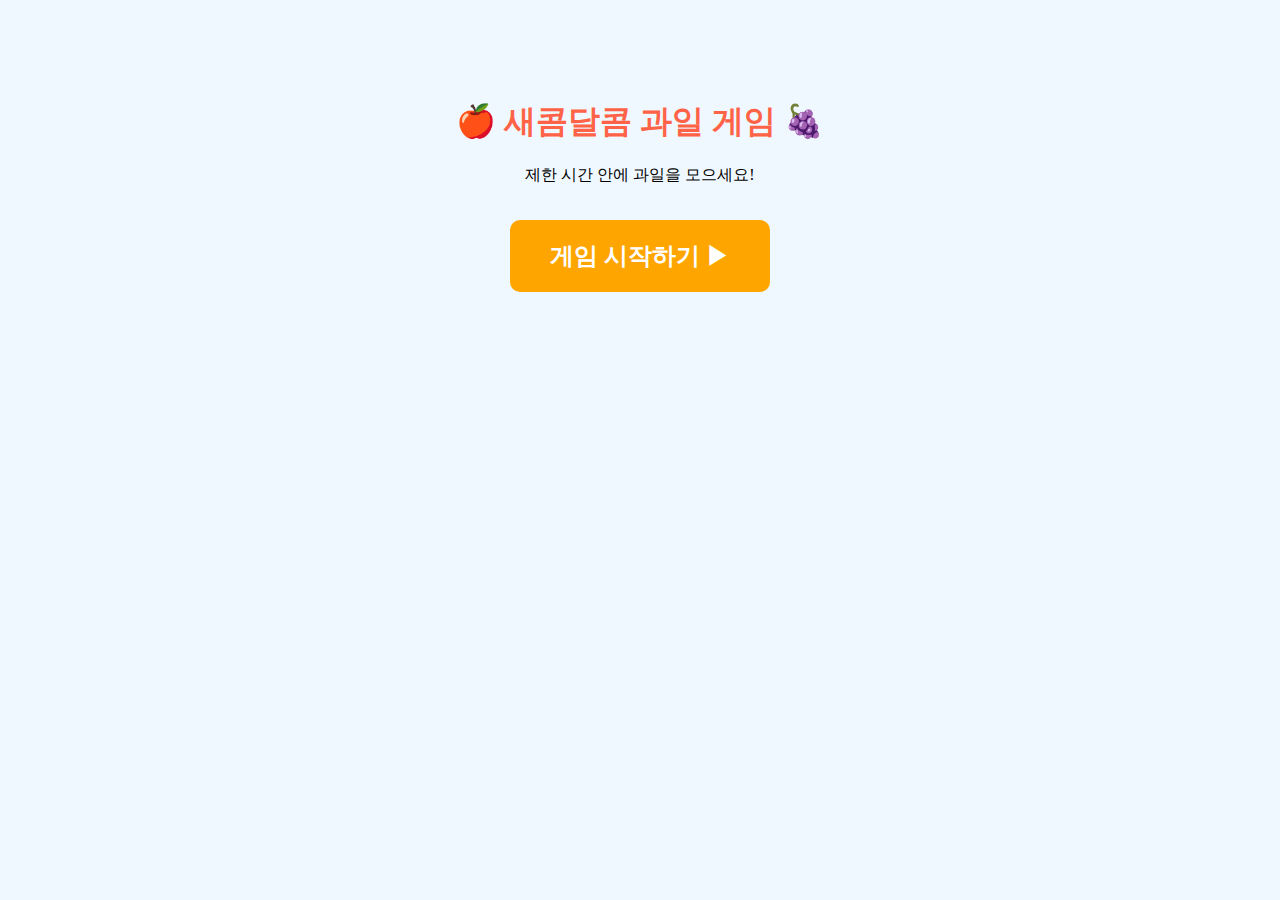
<file: Fruitgame/index.html>
<!DOCTYPE html>
<html lang="ko">
<head>
    <meta charset="UTF-8">
    <meta name="viewport" content="width=device-width, initial-scale=1.0">
    <title>과일 게임 프로젝트</title>
    <style>
        body {
            text-align: center; /* 글자 가운데 정렬 */
            background-color: #f0f8ff; /* 연한 하늘색 배경 */
            margin-top: 100px;
        }
        h1 {
            color: #ff6347; /* 제목 색상 */
        }
        .start-btn {
            display: inline-block;
            padding: 20px 40px;
            background-color: orange;
            color: white;
            text-decoration: none; /* 밑줄 제거 */
            font-size: 24px;
            border-radius: 10px; /* 모서리 둥글게 */
            font-weight: bold;
        }
        .start-btn:hover {
            background-color: darkorange; /* 마우스 올리면 색 진하게 */
        }
    </style>
</head>
<body>

    <h1>🍎 새콤달콤 과일 게임 🍇</h1>
    <p>제한 시간 안에 과일을 모으세요!</p>
    <br>
    
    <a href="Fruitgame.html" class="start-btn">게임 시작하기 ▶</a>

</body>
</html>
</file>
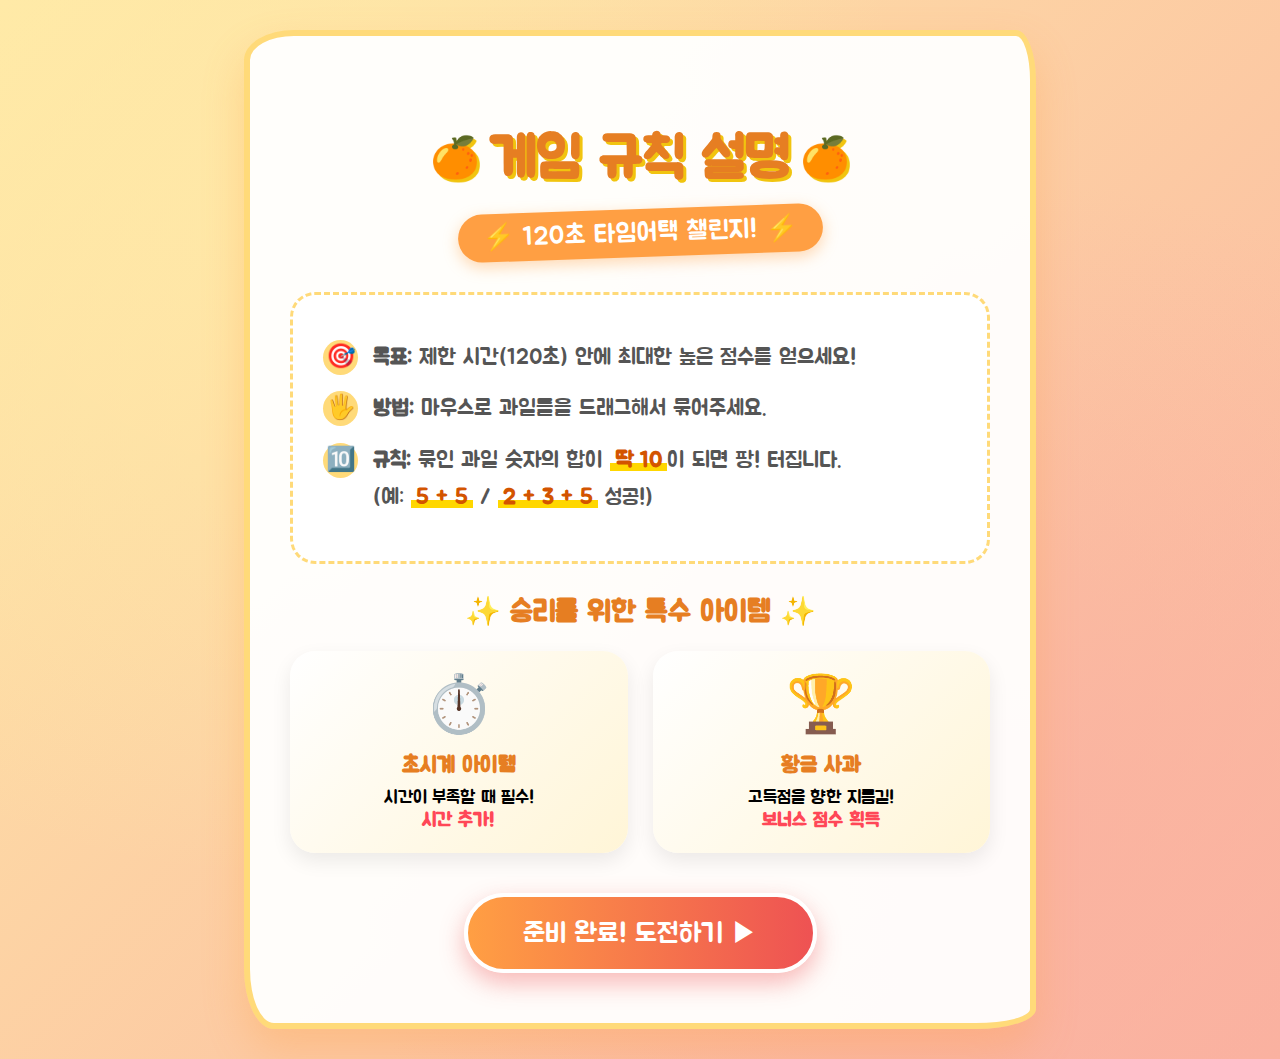
<file: about.html>
<!DOCTYPE html>
<html lang="ko">
<head>
    <meta charset="UTF-8">
    <meta name="viewport" content="width=device-width, initial-scale=1.0">
    <title>게임 방법 설명</title>
    
    <link rel="preconnect" href="https://fonts.googleapis.com">
    <link rel="preconnect" href="https://fonts.gstatic.com" crossorigin>
    <link href="https://fonts.googleapis.com/css2?family=Jua&display=swap" rel="stylesheet">

    <style>
        /* 1. 상큼 터지는 배경 설정 */
        body {
            margin: 0;
            padding: 0;
            min-height: 100vh; /* 내용이 많아도 잘리지 않게 */
            /* 오렌지&옐로우 그라데이션 + 은은한 과일 패턴 */
            background: 
                radial-gradient(circle at 20% 20%, rgba(255, 234, 167, 0.8) 0%, rgba(255, 234, 167, 0) 50%),
                radial-gradient(circle at 80% 80%, rgba(250, 177, 160, 0.8) 0%, rgba(250, 177, 160, 0) 50%),
                linear-gradient(135deg, #ffeaa7 0%, #fab1a0 100%);
            font-family: 'Jua', sans-serif;
            display: flex;
            justify-content: center;
            align-items: center;
            padding: 30px; /* 모바일에서 여백 확보 */
            box-sizing: border-box;
        }

        /* 2. 유니크한 모양의 설명 상자 */
        .guide-box {
            background-color: rgba(255, 255, 255, 0.95);
            width: 90%;
            max-width: 700px;
            padding: 50px 40px;
            /* 물결치는 듯한 둥근 테두리 */
            border-radius: 50px 20px 60px 30px / 30px 50px 20px 60px;
            box-shadow: 0 20px 40px rgba(255, 159, 67, 0.3);
            text-align: center;
            position: relative;
            border: 6px solid #ffda79; /* 상큼한 노란 테두리 */
            /* 통통 튀어나오는 애니메이션 */
            animation: bounceIn 0.8s cubic-bezier(0.68, -0.55, 0.265, 1.55);
        }

        /* 3. 제목 디자인 */
        h1 {
            color: #e67e22;
            font-size: 3.5rem;
            margin-bottom: 15px;
            text-shadow: 3px 3px 0px #f1c40f;
            display: inline-block;
            position: relative;
        }
        /* 제목 양옆 장식 (가상 요소) */
        h1::before, h1::after {
            content: '🍊';
            font-size: 2.5rem;
            position: absolute;
            top: 50%;
            transform: translateY(-50%);
        }
        h1::before { left: -60px; }
        h1::after { right: -60px; }

        /* 4. 부제목 (타임어택 강조) */
        .subtitle {
            font-size: 1.6rem;
            color: #fff;
            background: #ff9f43;
            display: inline-block;
            padding: 8px 25px;
            border-radius: 30px;
            margin-bottom: 35px;
            box-shadow: 0 5px 15px rgba(255, 159, 67, 0.4);
            transform: rotate(-2deg); /* 살짝 기울여서 재미 더하기 */
        }

        /* 5. 규칙 설명 영역 */
        .rule-section {
            text-align: left;
            background: #fff;
            padding: 30px;
            border-radius: 25px;
            border: 3px dashed #ffda79; /* 점선 테두리 */
            margin-bottom: 30px;
        }

        .rule-item {
            font-size: 1.35rem;
            color: #555;
            margin: 15px 0;
            line-height: 1.7;
            display: flex;
            align-items: flex-start;
        }
        /* 번호 대신 귀여운 아이콘 사용 */
        .rule-icon {
            font-size: 1.5rem;
            margin-right: 15px;
            background: #ffda79;
            width: 35px;
            height: 35px;
            display: flex;
            justify-content: center;
            align-items: center;
            border-radius: 50%;
            flex-shrink: 0;
            color: #e67e22;
        }

        /* 강조 효과 (형광펜 밑줄 느낌) */
        .highlight {
            color: #d35400;
            font-weight: bold;
            background: linear-gradient(to top, #ffd700 40%, transparent 40%);
            padding: 0 5px;
        }

        /* 6. 아이템 설명 영역 */
        h3 { color: #e67e22; font-size: 1.8rem; margin-bottom: 20px; }
        
        .item-info {
            display: flex;
            justify-content: center;
            gap: 25px;
        }
        .item {
            background: linear-gradient(135deg, #fff 0%, #fff5d7 100%);
            padding: 20px;
            border-radius: 25px;
            border: none;
            font-size: 1.1rem;
            flex: 1;
            box-shadow: 0 8px 20px rgba(0,0,0,0.08);
            transition: transform 0.3s;
        }
        .item:hover { transform: translateY(-10px); } /* 마우스 올리면 둥실 떠오름 */

        .item-icon { font-size: 3.5rem; margin-bottom: 10px; display: block; }
        .item strong { display: block; font-size: 1.4rem; margin-bottom: 8px; color: #e67e22; }
        .item-desc { color: #ff4757; font-weight: bold; font-size: 1.2rem; }

        /* 7. 돌아가기 버튼 */
        .back-btn {
            display: inline-block;
            margin-top: 40px;
            padding: 18px 55px;
            background: linear-gradient(to right, #ff9f43, #ee5253);
            color: white;
            text-decoration: none;
            font-size: 1.7rem;
            border-radius: 60px;
            box-shadow: 0 10px 25px rgba(238, 82, 83, 0.4);
            transition: all 0.3s;
            border: 4px solid #fff;
        }
        .back-btn:hover {
            transform: scale(1.05);
            box-shadow: 0 15px 30px rgba(238, 82, 83, 0.6);
        }

        /* 통통 튀는 애니메이션 정의 */
        @keyframes bounceIn {
            0% { transform: scale(0.3); opacity: 0; }
            50% { transform: scale(1.05); opacity: 1; }
            70% { transform: scale(0.9); }
            100% { transform: scale(1); }
        }
    </style>
</head>
<body>

    <div class="guide-box">
        <h1>게임 규칙 설명</h1>
        <br>
        <div class="subtitle">⚡ 120초 타임어택 챌린지! ⚡</div>
        
        <div class="rule-section">
            <div class="rule-item">
                <div class="rule-icon">🎯</div>
                <div>
                    <strong>목표:</strong> 제한 시간(120초) 안에 최대한 높은 점수를 얻으세요!
                </div>
            </div>
            <div class="rule-item">
                <div class="rule-icon">🖐️</div>
                <div>
                    <strong>방법:</strong> 마우스로 과일들을 드래그해서 묶어주세요.
                </div>
            </div>
            <div class="rule-item">
                <div class="rule-icon">🔟</div>
                <div>
                    <strong>규칙:</strong> 묶인 과일 숫자의 합이 <span class="highlight">딱 10</span>이 되면 팡! 터집니다.<br>
                    (예: <span class="highlight">5 + 5</span> / <span class="highlight">2 + 3 + 5</span> 성공!)
                </div>
            </div>
        </div>

        <h3>✨ 승리를 위한 특수 아이템 ✨</h3>
        <div class="item-info">
            <div class="item">
                <span class="item-icon">⏱️</span>
                <strong>초시계 아이템</strong>
                시간이 부족할 때 필수!<br>
                <span class="item-desc">시간 추가!</span>
            </div>
            <div class="item">
                <span class="item-icon">🏆</span>
                <strong>황금 사과</strong>
                고득점을 향한 지름길!<br>
                <span class="item-desc">보너스 점수 획득</span>
            </div>
        </div>

        <a href="index.html" class="back-btn">준비 완료! 도전하기 ▶</a>
    </div>

</body>
</html>
</file>
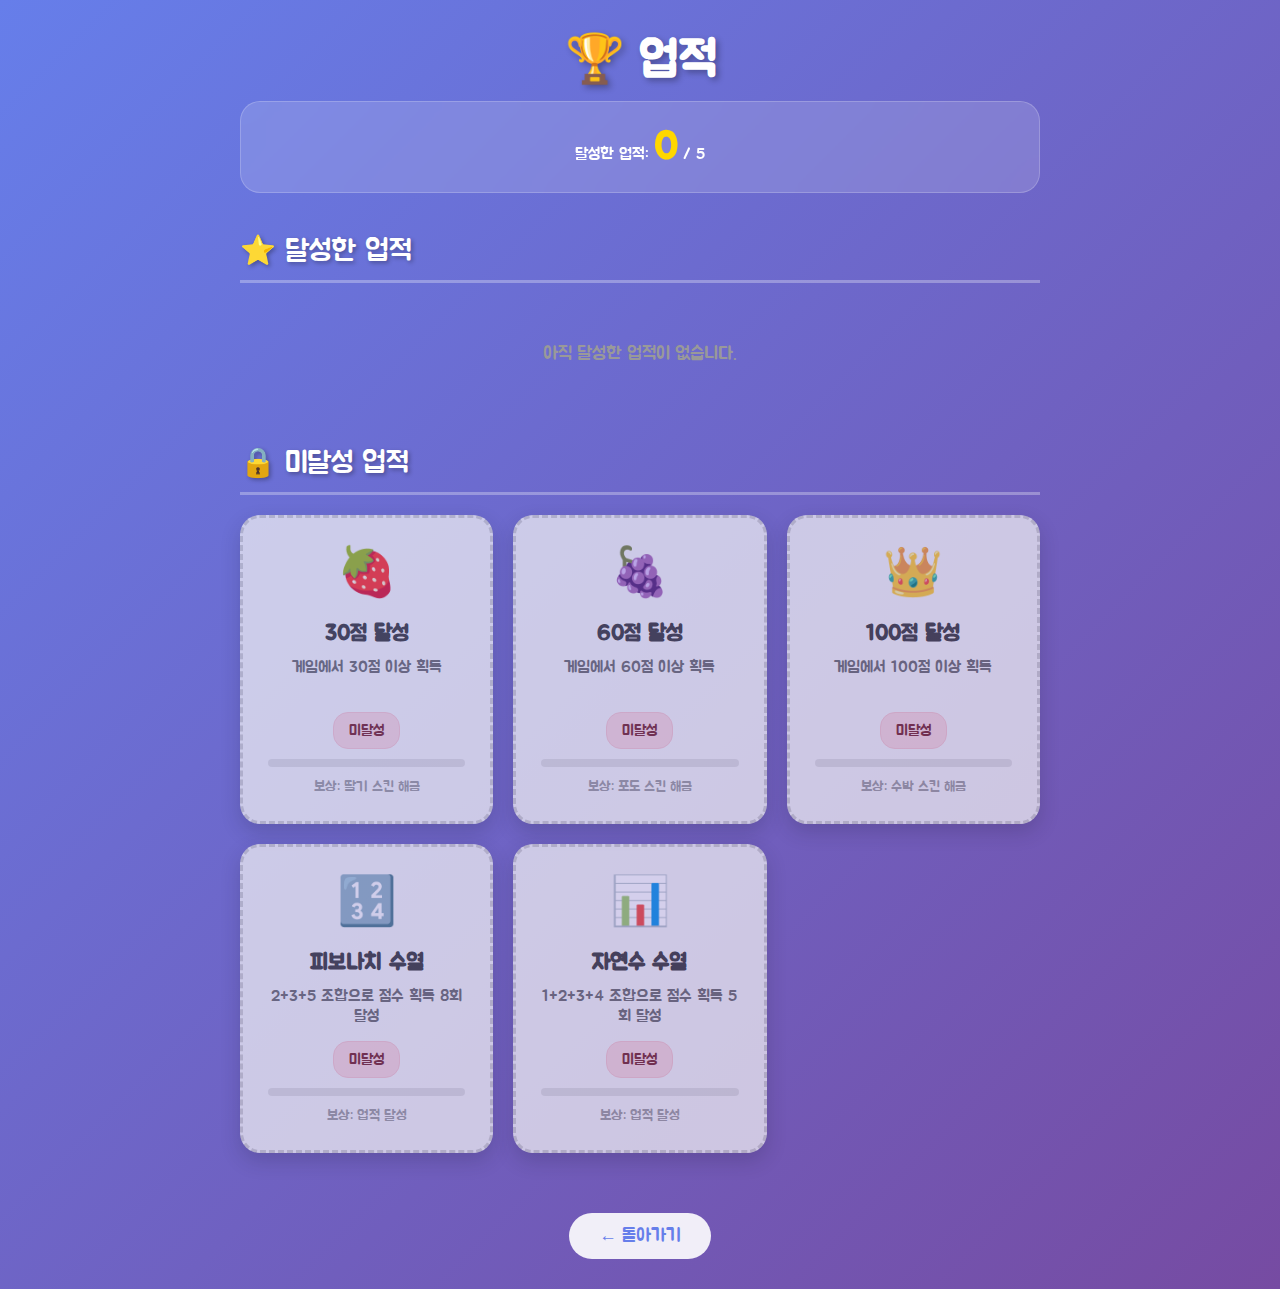
<file: achievements.html>
<!DOCTYPE html>
<html lang="ko">
<head>
    <meta charset="UTF-8">
    <meta name="viewport" content="width=device-width, initial-scale=1.0">
    <title>업적</title>
    
    <link rel="preconnect" href="https://fonts.googleapis.com">
    <link rel="preconnect" href="https://fonts.gstatic.com" crossorigin>
    <link href="https://fonts.googleapis.com/css2?family=Jua&display=swap" rel="stylesheet">

    <style>
        * {
            margin: 0;
            padding: 0;
            box-sizing: border-box;
        }

        body {
            font-family: 'Jua', sans-serif;
            background: linear-gradient(135deg, #667eea 0%, #764ba2 100%);
            min-height: 100vh;
            padding: 30px 20px;
        }

        .container {
            max-width: 800px;
            margin: 0 auto;
        }

        .header {
            text-align: center;
            margin-bottom: 40px;
            color: white;
        }

        .header h1 {
            font-size: 3rem;
            margin-bottom: 10px;
            text-shadow: 3px 3px 6px rgba(0,0,0,0.3);
        }

        .back-btn {
            display: inline-block;
            margin-top: 20px;
            padding: 12px 30px;
            background: rgba(255,255,255,0.9);
            color: #667eea;
            border: none;
            border-radius: 25px;
            font-size: 1.1rem;
            font-family: 'Jua', sans-serif;
            cursor: pointer;
            transition: all 0.3s;
            text-decoration: none;
        }

        .back-btn:hover {
            background: white;
            transform: scale(1.05);
        }

        /* 섹션 스타일 */
        .achievement-section {
            margin-bottom: 40px;
        }

        .section-title {
            font-size: 1.8rem;
            color: white;
            margin-bottom: 20px;
            text-shadow: 2px 2px 4px rgba(0,0,0,0.3);
            border-bottom: 3px solid rgba(255,255,255,0.3);
            padding-bottom: 10px;
        }

        .achievement-grid {
            display: grid;
            grid-template-columns: repeat(auto-fit, minmax(250px, 1fr));
            gap: 20px;
        }

        /* 업적 카드 */
        .achievement-card {
            background: white;
            border-radius: 20px;
            padding: 25px;
            text-align: center;
            box-shadow: 0 8px 20px rgba(0,0,0,0.2);
            transition: all 0.3s;
            position: relative;
            overflow: hidden;
        }

        .achievement-card:hover {
            transform: translateY(-8px);
            box-shadow: 0 12px 30px rgba(0,0,0,0.3);
        }

        /* 해금된 업적 */
        .achievement-card.unlocked {
            border: 3px solid #ffd700;
            background: linear-gradient(135deg, #fff9e6 0%, #fffef0 100%);
        }

        .achievement-card.unlocked::before {
            content: '✓';
            position: absolute;
            top: 10px;
            right: 15px;
            font-size: 2rem;
            color: #ffd700;
        }

        /* 미해금 업적 */
        .achievement-card.locked {
            opacity: 0.7;
            border: 3px dashed #ccc;
            background: #f5f5f5;
        }

        .achievement-icon {
            font-size: 3rem;
            margin-bottom: 15px;
        }

        .achievement-name {
            font-size: 1.4rem;
            color: #333;
            margin-bottom: 10px;
            font-weight: bold;
        }

        .achievement-description {
            font-size: 1rem;
            color: #666;
            margin-bottom: 15px;
            min-height: 40px;
        }

        .achievement-status {
            font-size: 0.95rem;
            padding: 8px 15px;
            border-radius: 15px;
            display: inline-block;
        }

        .achievement-status.unlocked {
            background: #d4edda;
            color: #155724;
            border: 1px solid #c3e6cb;
        }

        .achievement-status.locked {
            background: #f8d7da;
            color: #721c24;
            border: 1px solid #f5c6cb;
        }

        .progress-bar {
            width: 100%;
            height: 8px;
            background: #ddd;
            border-radius: 4px;
            margin-top: 10px;
            overflow: hidden;
        }

        .progress-fill {
            height: 100%;
            background: linear-gradient(90deg, #667eea 0%, #764ba2 100%);
            transition: width 0.3s;
        }

        .empty-message {
            text-align: center;
            color: #999;
            font-size: 1.1rem;
            padding: 40px 20px;
        }

        .stats {
            background: rgba(255,255,255,0.15);
            backdrop-filter: blur(10px);
            color: white;
            padding: 20px;
            border-radius: 20px;
            text-align: center;
            margin-bottom: 30px;
            border: 1px solid rgba(255,255,255,0.2);
        }

        .stats-number {
            font-size: 2.5rem;
            font-weight: bold;
            color: #ffd700;
        }
    </style>
</head>
<body>

<div class="container">
    <div class="header">
        <h1>🏆 업적</h1>
        <div class="stats">
            <div>달성한 업적: <span class="stats-number" id="unlocked-count">0</span> / <span id="total-count">0</span></div>
        </div>
    </div>

    <!-- 달성한 업적 섹션 -->
    <div class="achievement-section">
        <div class="section-title">⭐ 달성한 업적</div>
        <div id="unlocked-achievements" class="achievement-grid">
            <!-- JavaScript로 동적 생성 -->
        </div>
        <div id="no-unlocked" class="empty-message">아직 달성한 업적이 없습니다.</div>
    </div>

    <!-- 미달성 업적 섹션 -->
    <div class="achievement-section">
        <div class="section-title">🔒 미달성 업적</div>
        <div id="locked-achievements" class="achievement-grid">
            <!-- JavaScript로 동적 생성 -->
        </div>
        <div id="no-locked" class="empty-message">모든 업적을 달성했습니다!</div>
    </div>

    <div style="text-align: center;">
        <a href="index.html" class="back-btn">← 돌아가기</a>
    </div>
</div>

<script>
    // 업적 데이터
    const achievementData = {
        score30: {
            name: "30점 달성",
            icon: "🍓",
            description: "게임에서 30점 이상 획득",
            reward: "딸기 스킨 해금"
        },
        score60: {
            name: "60점 달성",
            icon: "🍇",
            description: "게임에서 60점 이상 획득",
            reward: "포도 스킨 해금"
        },
        score100: {
            name: "100점 달성",
            icon: "👑",
            description: "게임에서 100점 이상 획득",
            reward: "수박 스킨 해금"
        },
        fibonacci: {
            name: "피보나치 수열",
            icon: "🔢",
            description: "2+3+5 조합으로 점수 획득 8회 달성",
            reward: "업적 달성"
        },
        sequence: {
            name: "자연수 수열",
            icon: "📊",
            description: "1+2+3+4 조합으로 점수 획득 5회 달성",
            reward: "업적 달성"
        }
    };

    // localStorage에서 업적 데이터 가져오기
    function isAchievementUnlocked(key) {
        return localStorage.getItem("achv_" + key) === "true";
    }

    // 현재 점수
    const highScore = parseInt(localStorage.getItem("highScore")) || 0;

    // 업적 카드 생성
    function createAchievementCard(key, data) {
        const isUnlocked = isAchievementUnlocked(key);
        const progress = getProgress(key);
        
        const card = document.createElement("div");
        card.className = `achievement-card ${isUnlocked ? "unlocked" : "locked"}`;
        
        card.innerHTML = `
            <div class="achievement-icon">${data.icon}</div>
            <div class="achievement-name">${data.name}</div>
            <div class="achievement-description">${data.description}</div>
            <div class="achievement-status ${isUnlocked ? "unlocked" : "locked"}">
                ${isUnlocked ? "✓ 달성완료" : "미달성"}
            </div>
            ${!isUnlocked ? `<div class="progress-bar"><div class="progress-fill" style="width: ${progress}%"></div></div>` : ""}
            <div style="color: #999; font-size: 0.9rem; margin-top: 10px;">보상: ${data.reward}</div>
        `;
        
        return card;
    }

    // 진행도 계산
    function getProgress(key) {
        const scoreThresholds = {
            score30: 30,
            score60: 60,
            score100: 100
        };
        
        // 점수 기반 업적
        if (scoreThresholds[key]) {
            const threshold = scoreThresholds[key];
            return Math.min((highScore / threshold) * 100, 100);
        }
        
        // 조합 기반 업적
        if (key === "fibonacci") {
            const fibCount = parseInt(localStorage.getItem("achv_fib_count")) || 0;
            return Math.min((fibCount / 8) * 100, 100);
        }
        if (key === "sequence") {
            const seqCount = parseInt(localStorage.getItem("achv_seq_count")) || 0;
            return Math.min((seqCount / 5) * 100, 100);
        }
        
        return 0;
    }

    // 페이지 초기화
    function initAchievements() {
        const unlockedContainer = document.getElementById("unlocked-achievements");
        const lockedContainer = document.getElementById("locked-achievements");
        
        let unlockedCount = 0;
        let totalCount = Object.keys(achievementData).length;
        
        // 달성한 업적과 미달성 업적으로 분류
        Object.entries(achievementData).forEach(([key, data]) => {
            const isUnlocked = isAchievementUnlocked(key);
            const card = createAchievementCard(key, data);
            
            if (isUnlocked) {
                unlockedContainer.appendChild(card);
                unlockedCount++;
            } else {
                lockedContainer.appendChild(card);
            }
        });

        // 통계 업데이트
        document.getElementById("unlocked-count").textContent = unlockedCount;
        document.getElementById("total-count").textContent = totalCount;

        // 빈 메시지 토글
        document.getElementById("no-unlocked").style.display = unlockedCount === 0 ? "block" : "none";
        document.getElementById("no-locked").style.display = unlockedCount === totalCount ? "block" : "none";
    }

    // 페이지 로드 시 초기화
    initAchievements();
</script>

</body>
</html>
</file>
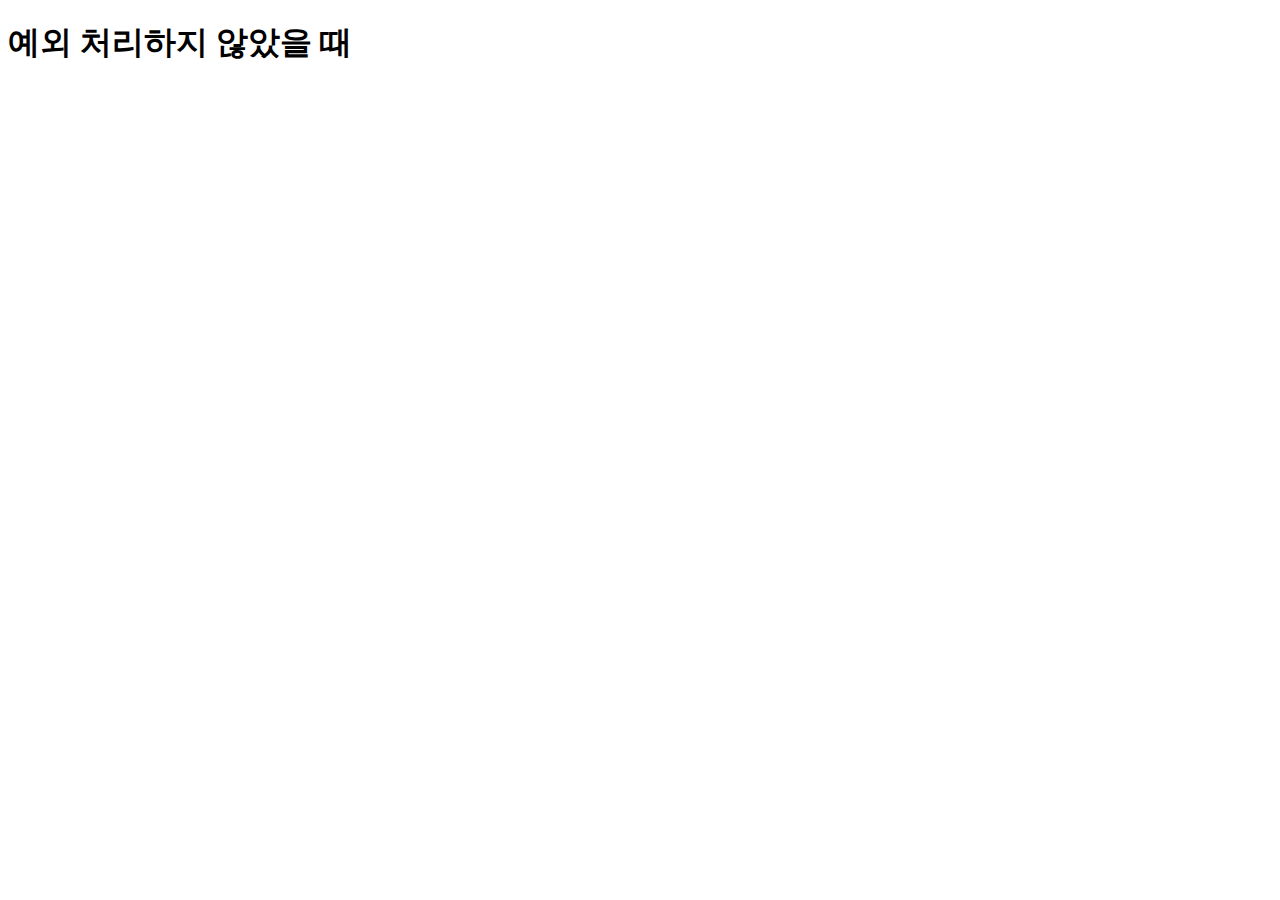
<file: 12/error-1.html>
<!DOCTYPE html>
<html lang="ko">
<head>
  <meta charset="UTF-8">
  <meta http-equiv="X-UA-Compatible" content="IE=edge">
  <meta name="viewport" content="width=device-width, initial-scale=1.0">
  <title>예외 처리</title>
</head>
<body>
  <h1>예외 처리하지 않았을 때</h1>

  <script>
    console.log("시작");
    add();
    console.log("실행 중...");
    console.log("끝");
  </script>
</body>
</html>
</file>
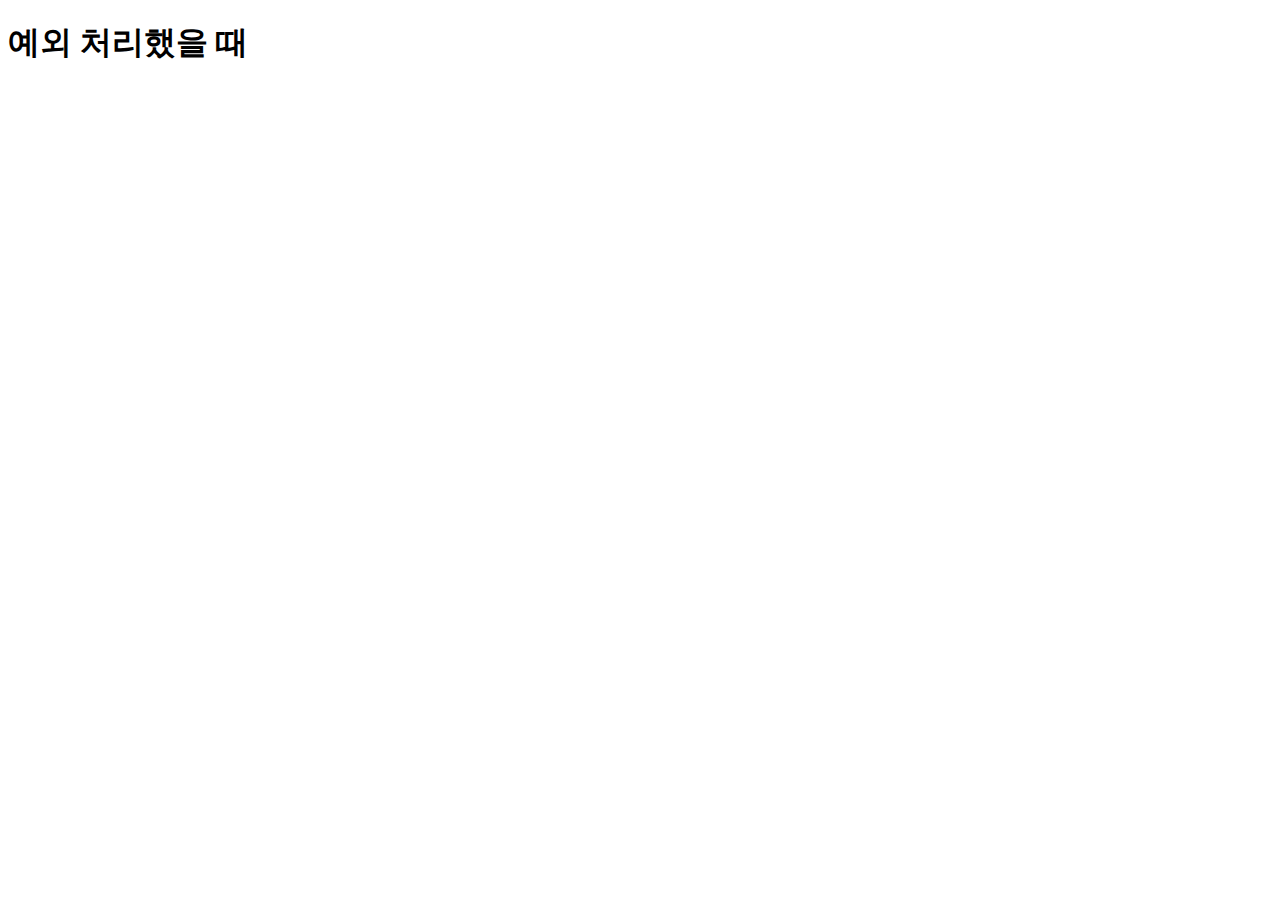
<file: 12/error-2.html>
<!DOCTYPE html>
<html lang="ko">
<head>
  <meta charset="UTF-8">
  <meta http-equiv="X-UA-Compatible" content="IE=edge">
  <meta name="viewport" content="width=device-width, initial-scale=1.0">
  <title>예외 처리</title>
</head>
<body>
  <h1>예외 처리했을 때</h1>

  <script>
    try {
      console.log("시작");
      add;
      console.log("실행 중..."); 
    } catch(err) {
      console.log(`오류 발생 : ${err}`);
    } finally {
      console.log("끝");
    }    
  </script>
</body>
</html>
</file>
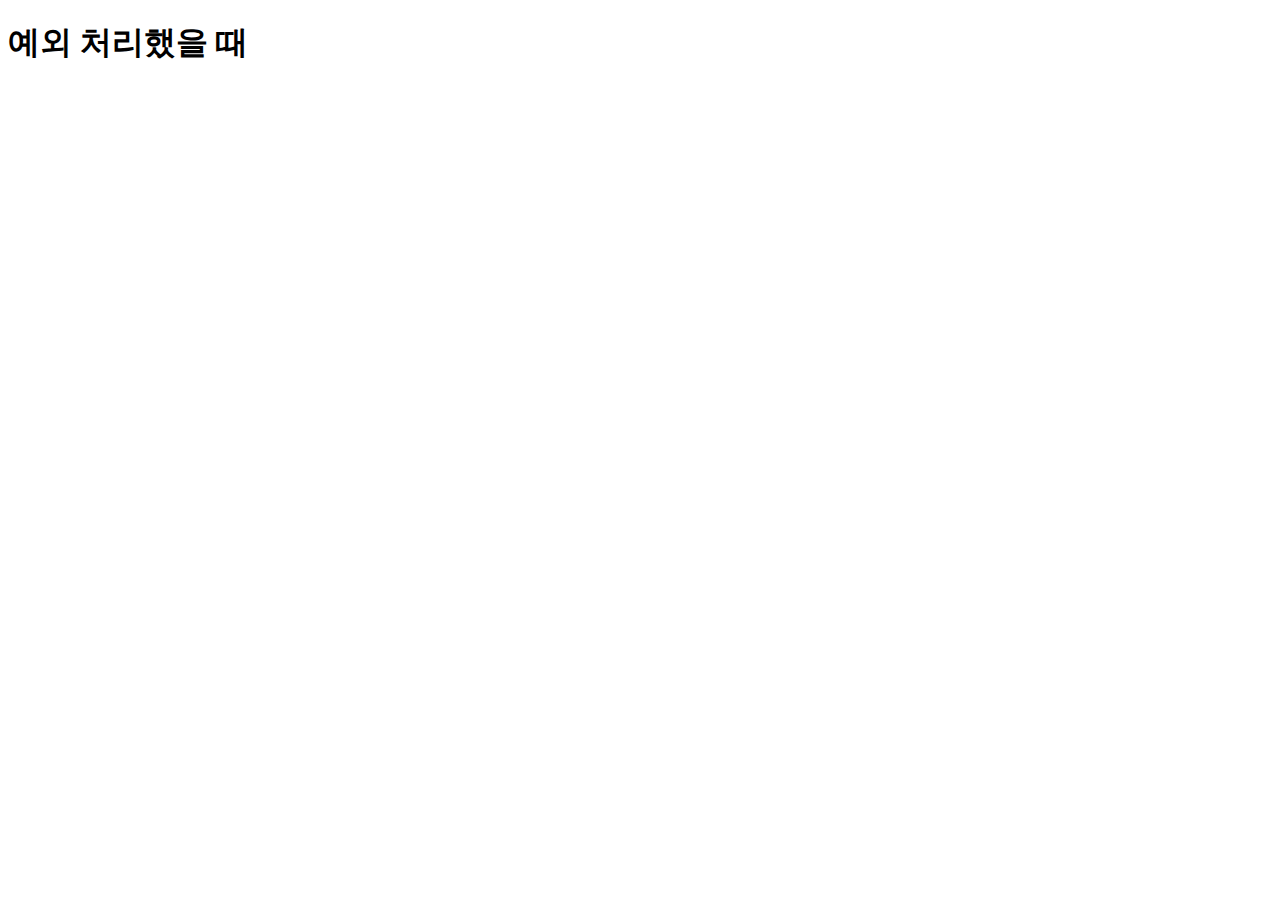
<file: 12/error-3.html>
<!DOCTYPE html>
<html lang="ko">
<head>
  <meta charset="UTF-8">
  <meta http-equiv="X-UA-Compatible" content="IE=edge">
  <meta name="viewport" content="width=device-width, initial-scale=1.0">
  <title>예외 처리</title>
</head>
<body>
  <h1>예외 처리했을 때</h1>

  <script>
    try {
      console.log("시작");
      add;
      console.log("실행 중..."); 
    } catch(err) {
      console.error(`오류 발생 : ${err}`);
    } finally {
      console.log("끝");
    }    
  </script>
</body>
</html>
</file>
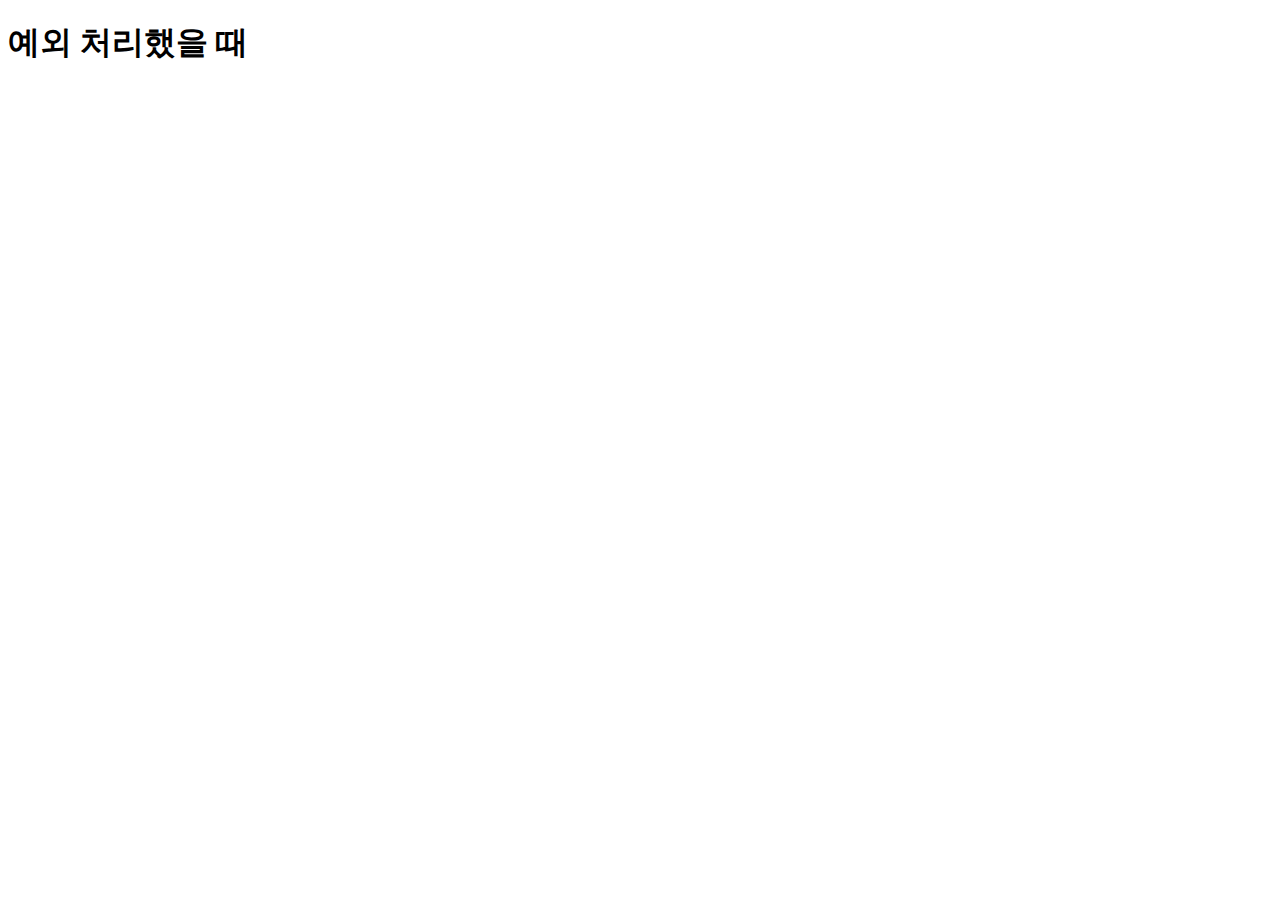
<file: 12/error-4.html>
<!DOCTYPE html>
<html lang="ko">
<head>
  <meta charset="UTF-8">
  <meta http-equiv="X-UA-Compatible" content="IE=edge">
  <meta name="viewport" content="width=device-width, initial-scale=1.0">
  <title>예외 처리</title>
</head>
<body>
  <h1>예외 처리했을 때</h1>

  <script>
    try {
      console.log("시작");
      add;
      console.log("실행 중..."); 
    } catch(err) {
      console.error(`오류 발생 : ${err}`);
      console.error(`오류 발생 : ${err.name}`);
      console.error(`오류 발생 : ${err.message}`);
    } finally {        
      console.log("끝");
    }
  </script>
</body>
</html>
</file>
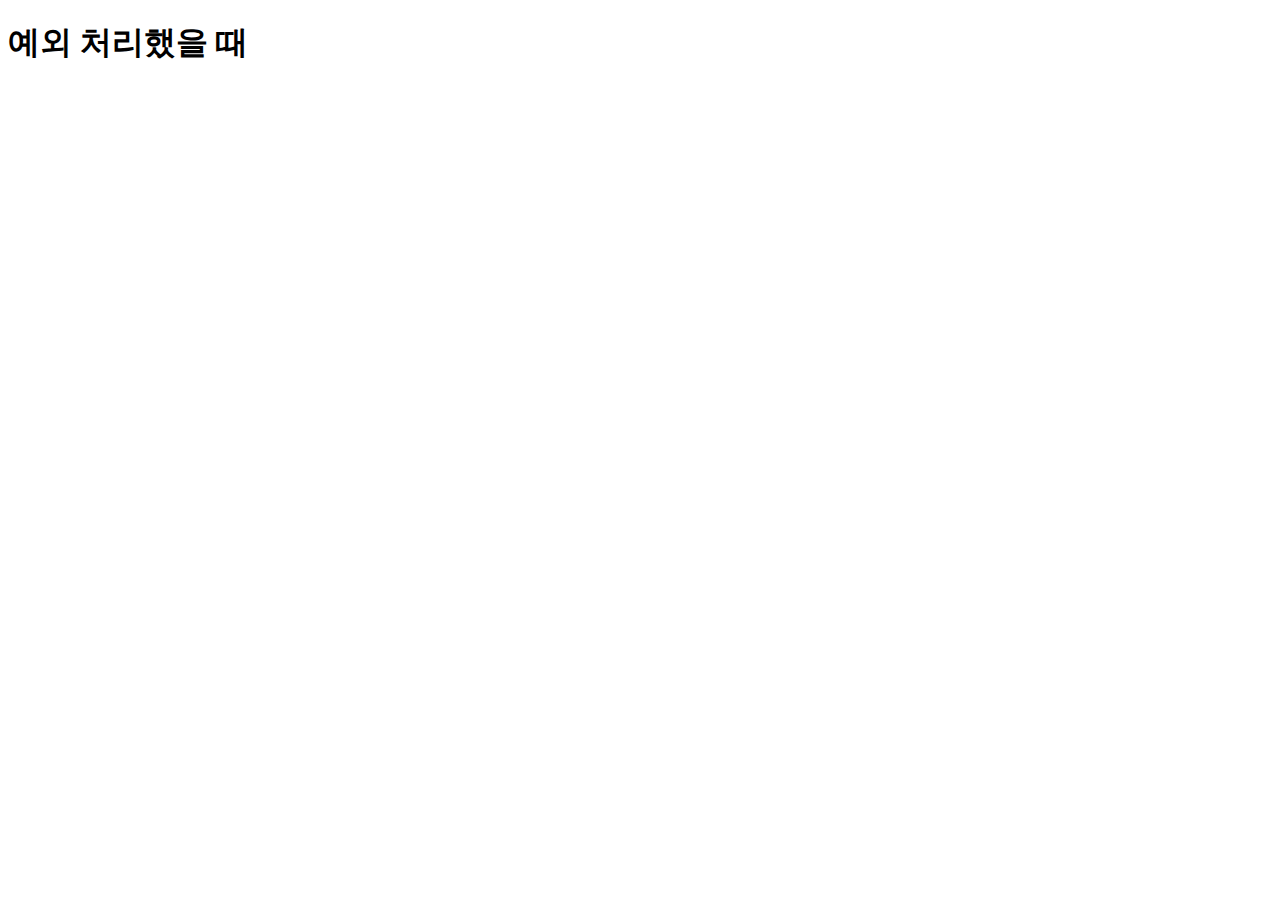
<file: 12/error-5.html>
<!DOCTYPE html>
<html lang="ko">
<head>
  <meta charset="UTF-8">
  <meta http-equiv="X-UA-Compatible" content="IE=edge">
  <meta name="viewport" content="width=device-width, initial-scale=1.0">
  <title>예외 처리</title>
</head>
<body>
  <h1>예외 처리했을 때</h1>

  <script>
    let json = '{"grade": 3, "age": 25}';
  
    try {
      let user = JSON.parse(json);
      if (!user.name) {
        throw "사용자 이름이 없습니다.";
      }
    } catch (err) {
      console.error(err);
    }
  </script>
</body>
</html>
</file>
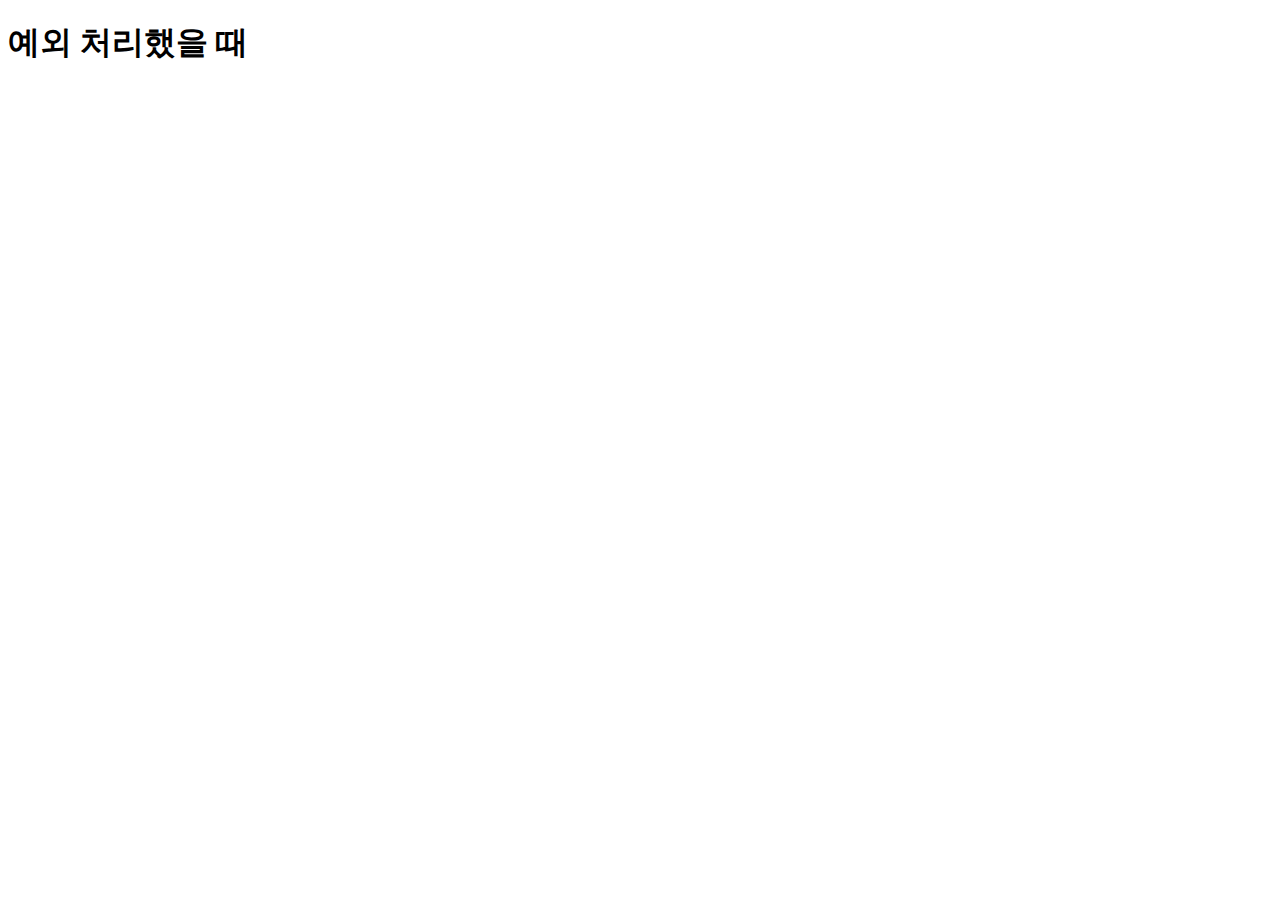
<file: 12/error-6.html>
<!DOCTYPE html>
<html lang="ko">
<head>
  <meta charset="UTF-8">
  <meta http-equiv="X-UA-Compatible" content="IE=edge">
  <meta name="viewport" content="width=device-width, initial-scale=1.0">
  <title>예외 처리</title>
</head>
<body>
  <h1>예외 처리했을 때</h1>

  <script>
    let json = '{"grade": 3, "age": 25}';
  
    try {
      let user = JSON.parse(json);
      if (!user.name) {
        // throw "사용자 이름이 없습니다.";
        throw new Error("사용자 이름이 없습니다.");
      }
    } catch (err) {
      console.error(err);
    }
  </script>
</body>
</html>
</file>
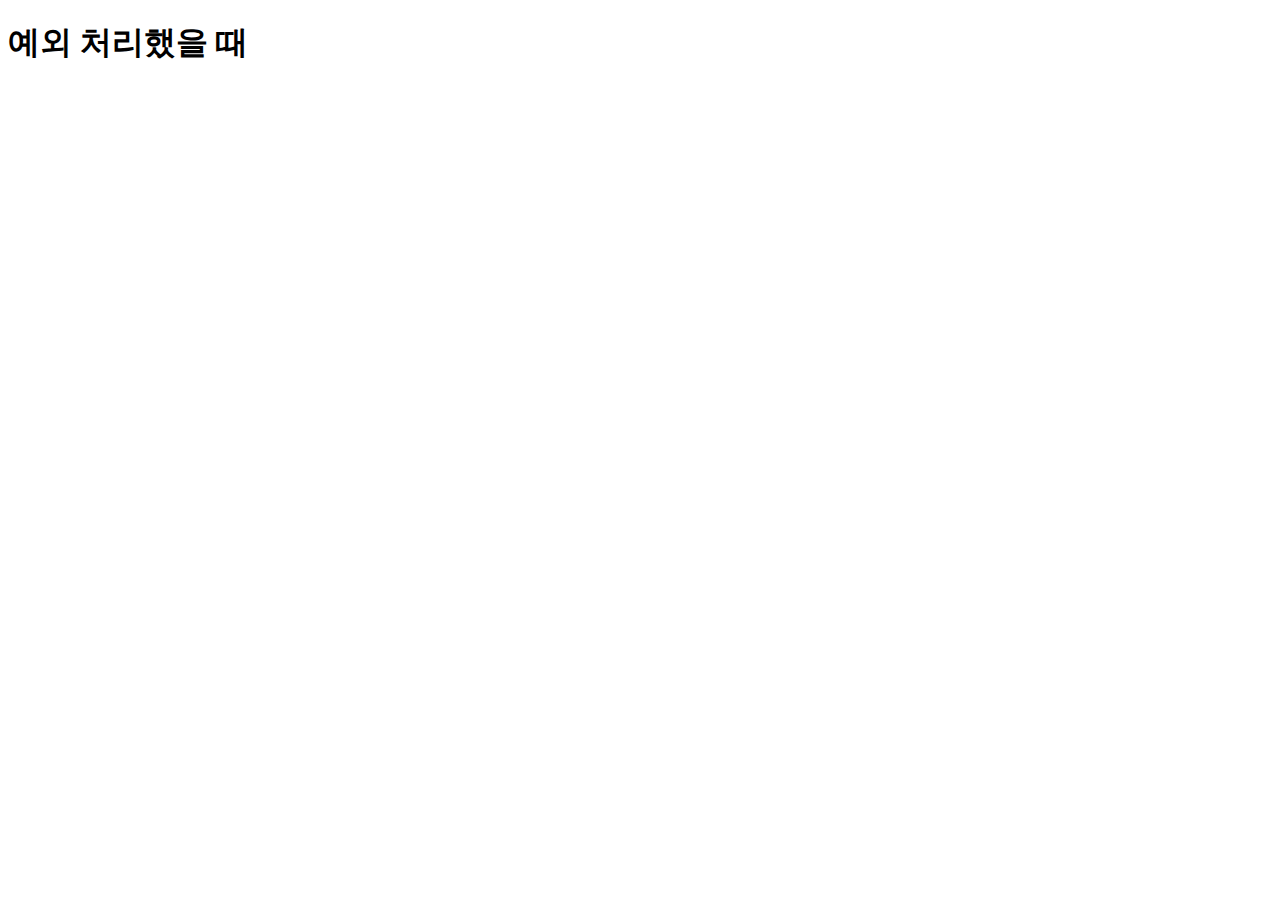
<file: 12/error-7.html>
<!DOCTYPE html>
<html lang="ko">
<head>
  <meta charset="UTF-8">
  <meta http-equiv="X-UA-Compatible" content="IE=edge">
  <meta name="viewport" content="width=device-width, initial-scale=1.0">
  <title>예외 처리</title>
</head>
<body>
  <h1>예외 처리했을 때</h1>

  <script>
    let json = '{"grade": 3, "age": 25}';
  
    try {
      let user = JSON.parse(json);
      if (!user.name) {
        throw new Error("사용자 이름이 없습니다.");
      }
    } catch (err) {
      // console.error(err);
      console.error(`error name : ${err.name}`);
      console.error(`error message : ${err.message}`);
    }
  </script>
</body>
</html>
</file>
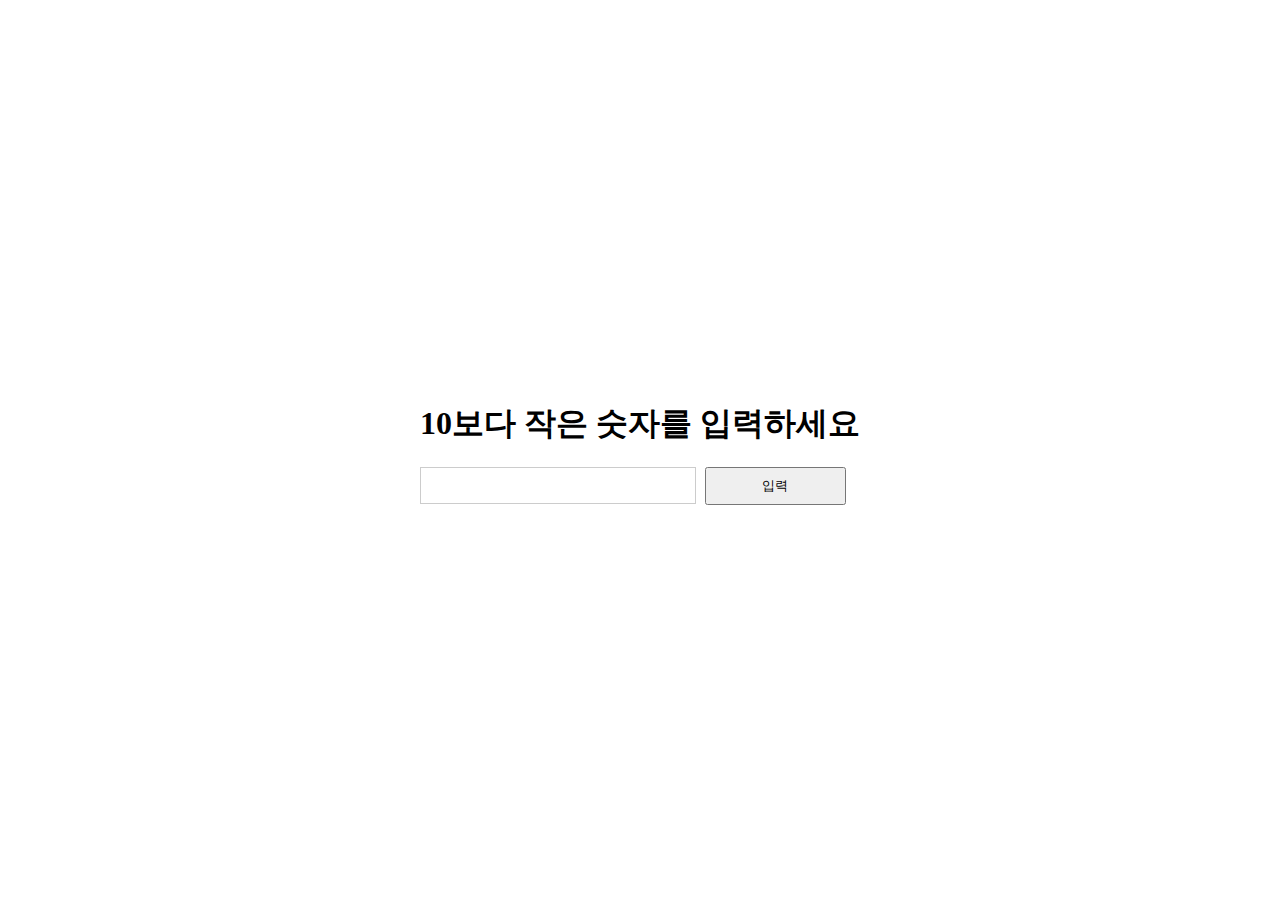
<file: 12/quiz-2.html>
<!DOCTYPE html>
<html lang="en">
<head>
  <meta charset="UTF-8">
  <meta http-equiv="X-UA-Compatible" content="IE=edge">
  <meta name="viewport" content="width=device-width, initial-scale=1.0">
  <title>try...catch 사용하기</title>
  <style>
    body {
      display: flex;
      flex-direction: column;
      justify-content: center;
      align-items: center;  
      height: 100vh;
    }
    #user-number {
      width: 60%;
      padding: 10px 5px;
      border: 1px solid #ccc;
    }
    button {
      width: 32%;
      padding: 8px 15px;
      margin-left: 5px;
    }
    #result {
      margin-top: 30px;
      width: 100%;
      text-align: center;
      font-size: 24px;
    }
  </style>
</head>
<body>
  <div id="container">
    <h1>10보다 작은 숫자를 입력하세요</h1>
    <label>
      <input type="text" id="user-number">
    </label>
    <button>입력</button> 
  
    <div id="result"></div>
  </div>
</body>
</html>
</file>
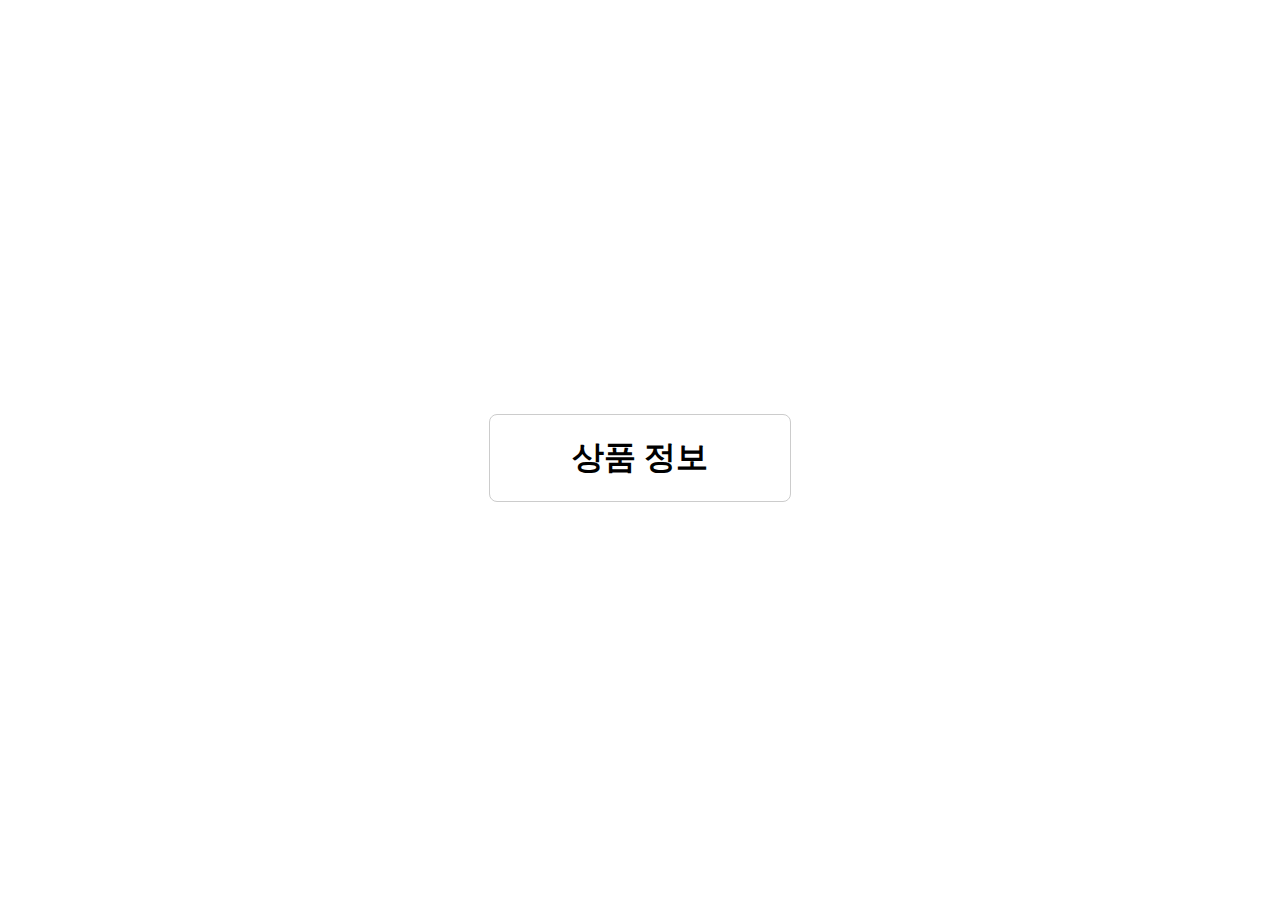
<file: 12/solution-1.html>
<!DOCTYPE html>
<html lang="en">
<head>
  <meta charset="UTF-8">
  <meta http-equiv="X-UA-Compatible" content="IE=edge">
  <meta name="viewport" content="width=device-width, initial-scale=1.0">
  <title>상품 정보 가져오기</title>
  <style>
    body {
      display: flex;
      flex-direction: column;
      justify-content: center;
      align-items: center;  
      height: 100vh;
    }
    #container {
      display:flex;
      flex-direction: column;
      justify-content: center;
      align-items: center;
      width: 300px;
      border:1px solid #ccc;
      border-radius: 8px;
    }
  </style>
</head>
<body>
  <div id="container">
    <h1>상품 정보</h1>

    <div id="result"></div>
  </div>

  <script src="js/solution-1.js"></script>
</body>
</html>
</file>
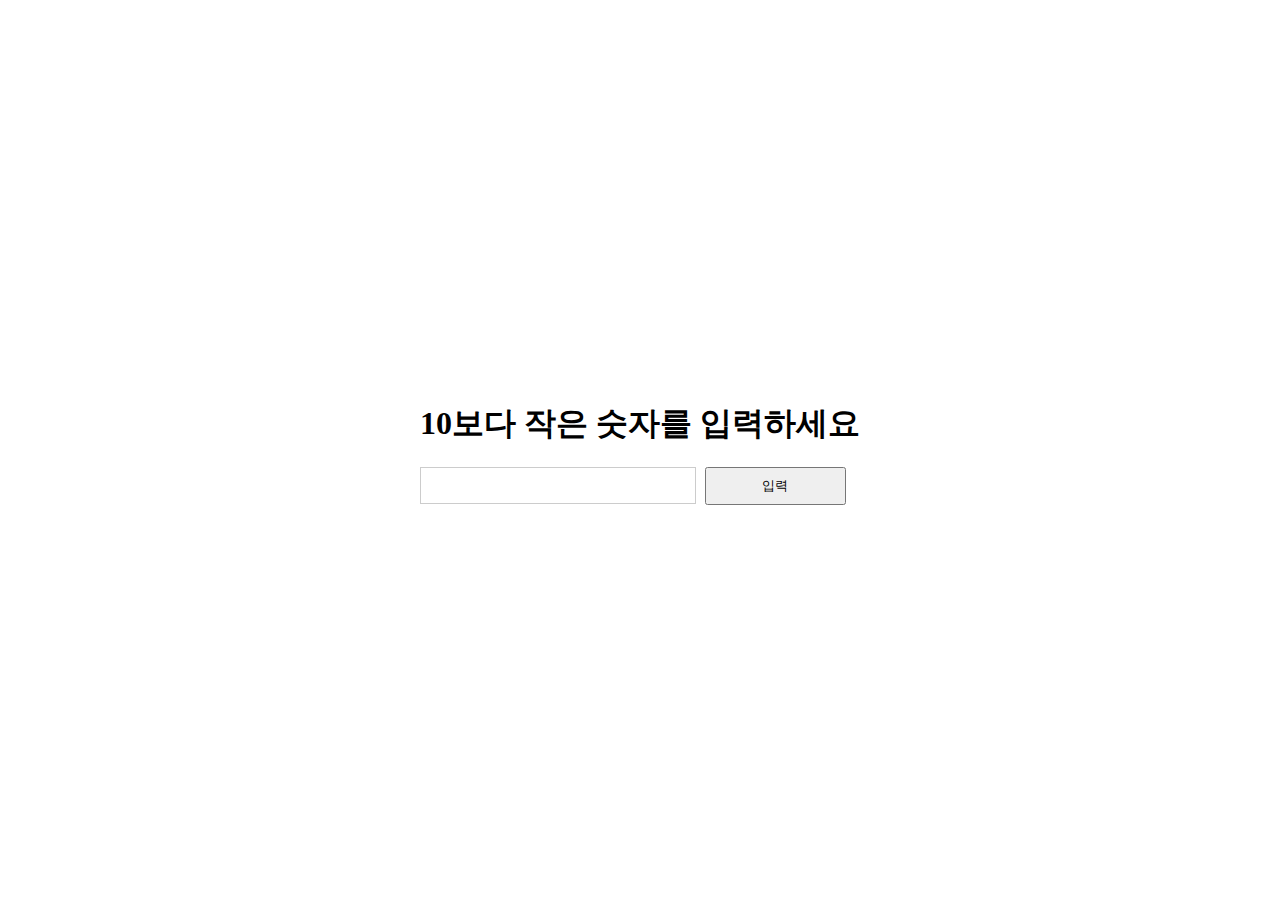
<file: 12/solution-2.html>
<!DOCTYPE html>
<html lang="en">
<head>
  <meta charset="UTF-8">
  <meta http-equiv="X-UA-Compatible" content="IE=edge">
  <meta name="viewport" content="width=device-width, initial-scale=1.0">
  <title>상품 정보 가져오기</title>
  <style>
    body {
      display: flex;
      flex-direction: column;
      justify-content: center;
      align-items: center;  
      height: 100vh;
    }
    #user-number {
      width: 60%;
      padding: 10px 5px;
      border: 1px solid #ccc;
    }
    button {
      width: 32%;
      padding: 8px 15px;
      margin-left: 5px;
    }
    #result {
      margin-top: 30px;
      width: 100%;
      text-align: center;
      font-size: 24px;
    }
  </style>
</head>
<body>
  <div id="container">
    <h1>10보다 작은 숫자를 입력하세요</h1>
    <label>
      <input type="text" id="user-number">
    </label>
    <button>입력</button> 
  
    <div id="result"></div>
  </div>


  <script src="js/solution-2.js"></script>
</body>
</html>
</file>
